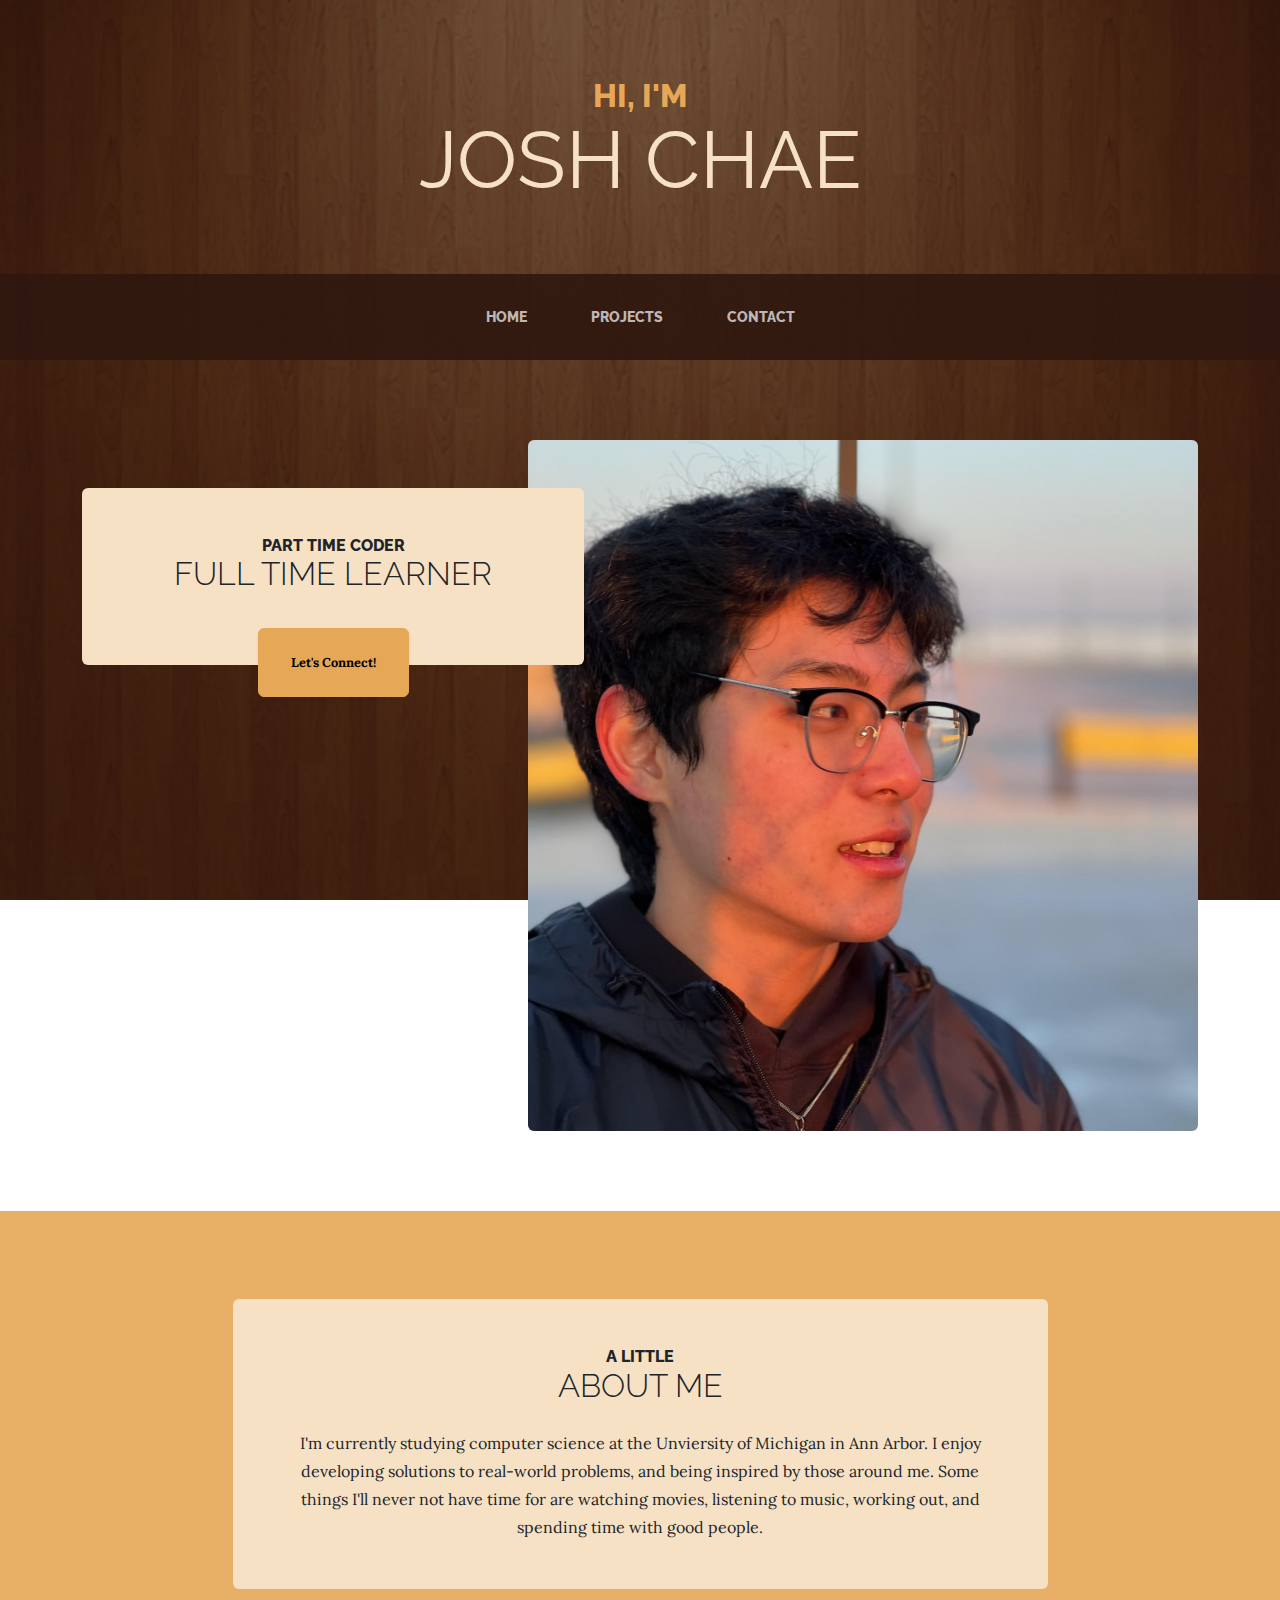
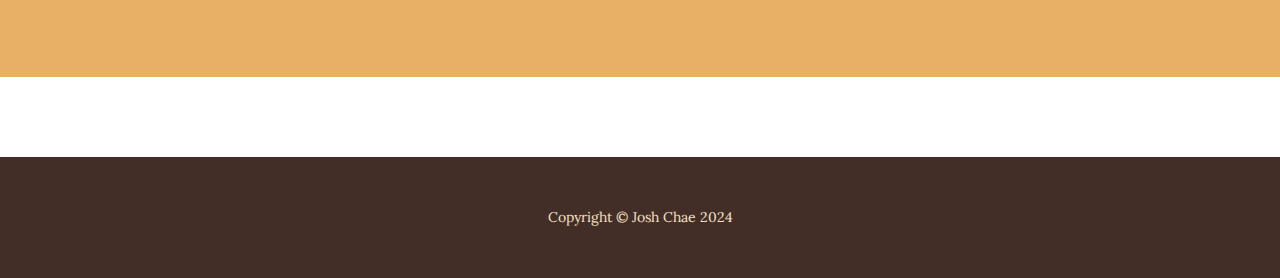
<file: index.html>
<!DOCTYPE html>
<html lang="en">
    <head>
        <meta charset="utf-8" />
        <meta name="viewport" content="width=device-width, initial-scale=1, shrink-to-fit=no" />
        <meta name="description" content="" />
        <meta name="author" content="" />
        <title>Business Casual - Start Bootstrap Theme</title>
        <link rel="icon" type="image/x-icon" href="assets/favicon.ico" />
        <!-- Google fonts-->
        <link href="https://fonts.googleapis.com/css?family=Raleway:100,100i,200,200i,300,300i,400,400i,500,500i,600,600i,700,700i,800,800i,900,900i" rel="stylesheet" />
        <link href="https://fonts.googleapis.com/css?family=Lora:400,400i,700,700i" rel="stylesheet" />
        <!-- Core theme CSS (includes Bootstrap)-->
        <link href="css/styles.css" rel="stylesheet" />
    </head>
    <body>
        <header>
            <h1 class="site-heading text-center text-faded d-none d-lg-block">
                <span class="site-heading-upper text-primary mb-3">Hi, I'm</span>
                <span class="site-heading-lower"><b>Josh Chae</b></span>
            </h1>
        </header>
        <!-- Navigation-->
        <nav class="navbar navbar-expand-lg navbar-dark py-lg-4" id="mainNav">
            <div class="container">
                <a class="navbar-brand text-uppercase fw-bold d-lg-none" href="index.html">Start Bootstrap</a>
                <button class="navbar-toggler" type="button" data-bs-toggle="collapse" data-bs-target="#navbarSupportedContent" aria-controls="navbarSupportedContent" aria-expanded="false" aria-label="Toggle navigation"><span class="navbar-toggler-icon"></span></button>
                <div class="collapse navbar-collapse" id="navbarSupportedContent">
                    <ul class="navbar-nav mx-auto">
                        <li class="nav-item px-lg-4"><a class="nav-link text-uppercase" href="index.html">Home</a></li>
                        <li class="nav-item px-lg-4"><a class="nav-link text-uppercase" href="products.html">Projects</a></li>
                        <li class="nav-item px-lg-4"><a class="nav-link text-uppercase" href="about.html">Contact</a></li>
                        <!--<li class="nav-item px-lg-4"><a class="nav-link text-uppercase" href="store.html">Store</a></li>-->
                    </ul>
                </div>
            </div>
        </nav>
        <section class="page-section clearfix">
            <div class="container">
                <div class="intro">
                    <img class="intro-img img-self mb-3 mb-lg-0 rounded" src="assets/img/chaej.png" alt="Josh Chae" />
                    
                    <div class="intro-text left-0 text-center bg-faded p-5 rounded">
                        <h2 class="section-heading mb-4">
                            <span class="section-heading-upper">Part Time Coder</span>
                            <span class="section-heading-lower">Full Time Learner</span>
                        </h2>
                        <p class="mb-3"></p>
                        <div class="intro-button mx-auto"><a class="btn btn-primary btn-xl" href="about.html">Let's Connect!</a></div>
                    </div>
                </div>
            </div>
        </section>
        <section class="page-section cta">
            <div class="container">
                <div class="row">
                    <div class="col-xl-9 mx-auto">
                        <div class="cta-inner bg-faded text-center rounded">
                            <h2 class="section-heading mb-4">
                                <span class="section-heading-upper">a little</span>
                                <span class="section-heading-lower">About Me</span>
                            </h2>
                            <p class="mb-0">I'm currently studying computer science at the Unviersity of Michigan in Ann Arbor. 
                                I enjoy developing solutions to real-world problems, and being inspired by those around me.
                                Some things I'll never not have time for are watching movies, listening to music, working out, and spending time with good people.
                            </p>
                        </div>
                    </div>
                </div>
            </div>
        </section>
        <footer class="footer text-faded text-center py-5">
            <div class="container"><p class="m-0 small">Copyright &copy; Josh Chae 2024</p></div>
        </footer>
        <!-- Bootstrap core JS-->
        <script src="https://cdn.jsdelivr.net/npm/bootstrap@5.2.3/dist/js/bootstrap.bundle.min.js"></script>
        <!-- Core theme JS-->
        <script src="js/scripts.js"></script>
    </body>
</html>
</file>
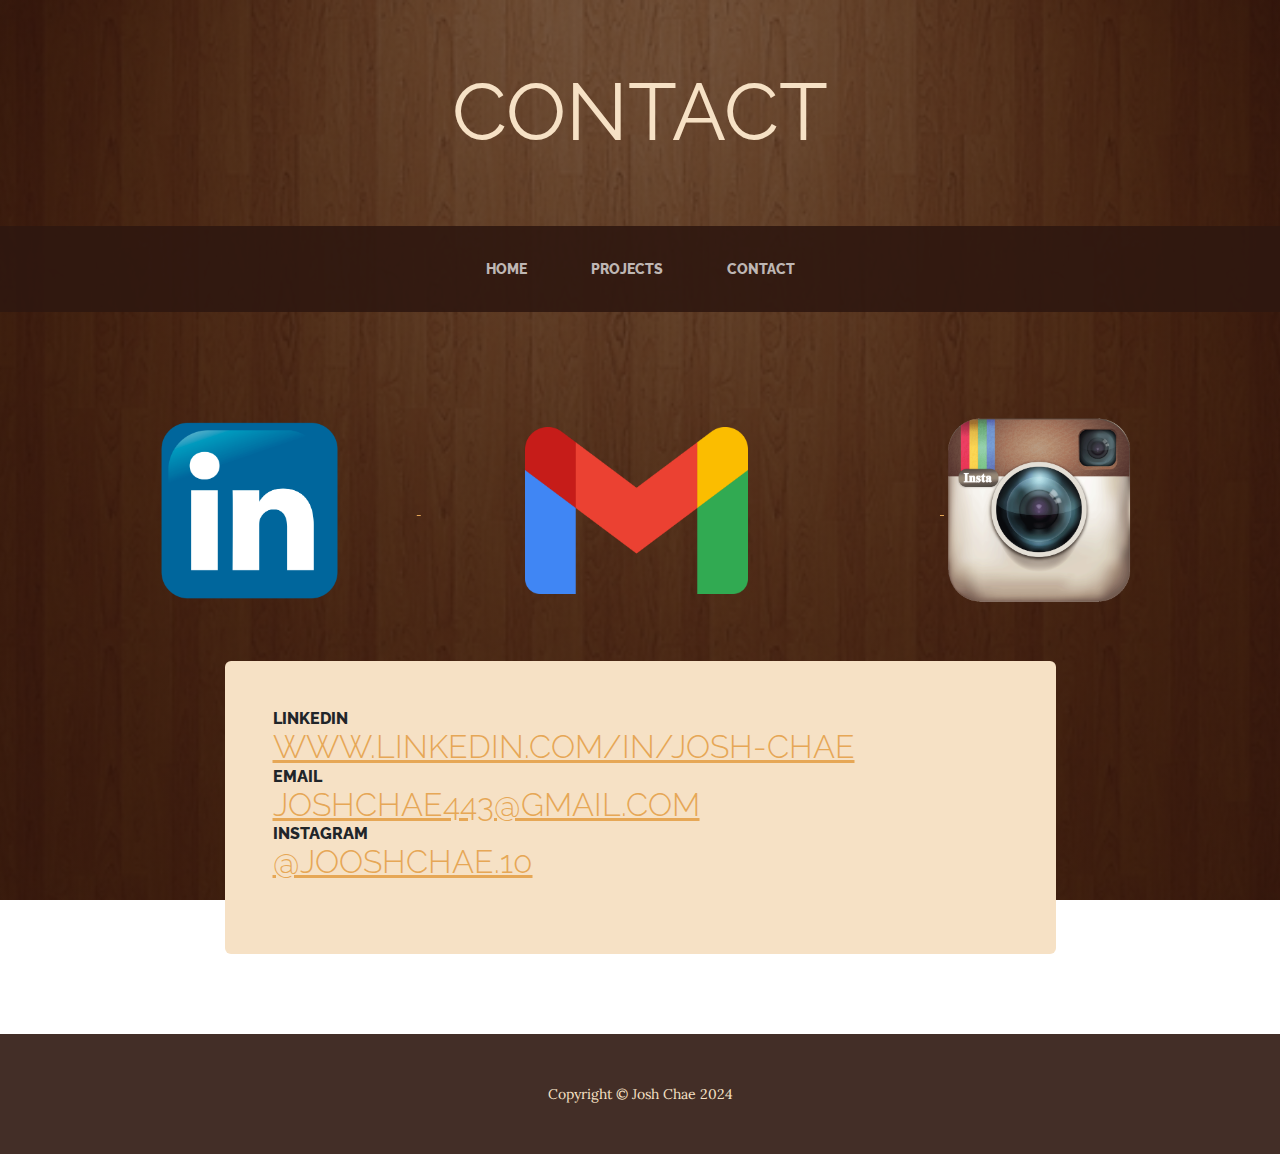
<file: about.html>
<!DOCTYPE html>
<html lang="en">
    <head>
        <meta charset="utf-8" />
        <meta name="viewport" content="width=device-width, initial-scale=1, shrink-to-fit=no" />
        <meta name="description" content="" />
        <meta name="author" content="" />
        <title>Business Casual - Start Bootstrap Theme</title>
        <link rel="icon" type="image/x-icon" href="assets/favicon.ico" />
        <!-- Google fonts-->
        <link href="https://fonts.googleapis.com/css?family=Raleway:100,100i,200,200i,300,300i,400,400i,500,500i,600,600i,700,700i,800,800i,900,900i" rel="stylesheet" />
        <link href="https://fonts.googleapis.com/css?family=Lora:400,400i,700,700i" rel="stylesheet" />
        <!-- Core theme CSS (includes Bootstrap)-->
        <link href="css/styles.css" rel="stylesheet" />
    </head>
    <body>
        <header>
            <h1 class="site-heading text-center text-faded d-none d-lg-block">
                <!-- <span class="site-heading-upper text-primary mb-3">Contact</span> -->
                <span class="site-heading-lower"><b>Contact</b></span>
            </h1>
        </header>
        <!-- Navigation-->
        <nav class="navbar navbar-expand-lg navbar-dark py-lg-4" id="mainNav">
            <div class="container">
                <a class="navbar-brand text-uppercase fw-bold d-lg-none" href="index.html">Start Bootstrap</a>
                <button class="navbar-toggler" type="button" data-bs-toggle="collapse" data-bs-target="#navbarSupportedContent" aria-controls="navbarSupportedContent" aria-expanded="false" aria-label="Toggle navigation"><span class="navbar-toggler-icon"></span></button>
                <div class="collapse navbar-collapse" id="navbarSupportedContent">
                    <ul class="navbar-nav mx-auto">
                        <li class="nav-item px-lg-4"><a class="nav-link text-uppercase" href="index.html">Home</a></li>
                        <li class="nav-item px-lg-4"><a class="nav-link text-uppercase" href="products.html">Projects</a></li>
                        <li class="nav-item px-lg-4"><a class="nav-link text-uppercase" href="about.html">Contact</a></li>
                        <!--<li class="nav-item px-lg-4"><a class="nav-link text-uppercase" href="store.html">Store</a></li>-->
                    </ul>
                </div>
            </div>
        </nav>
        <section class="page-section about-heading">
            <div class="container">
                <figure>
                    <a href = "https://www.linkedin.com/in/josh-chae" target = "_blank">
                        <img class="img-linked rounded about-heading-img mb-3 mb-lg-0" src="assets/img/linkedin.png" alt="linked-in" />
                    </a>
                    <a href = "mailto:joshchae443@gmail.com" target = "_blank">
                        <img class="img-mail rounded about-heading-img mb-3 mb-lg-0" src="assets/img/mail.png" alt="gmail" />
                    </a>
                    <a href = "https://www.instagram.com/jooshchae.10/" target = "_blank">
                        <img class="img-inst rounded about-heading-img mb-3 mb-lg-0" src="assets/img/insta.jpg" alt="instagram"/>
                    </a>
                    
                </figure>
                <div class="about-heading-content">
                    <div class="row">
                        <div class="col-xl-9 col-lg-10 mx-auto">
                            <div class="bg-faded rounded p-5">
                                <h2 class="section-heading mb-4">
                                    <span class="section-heading-upper">LinkedIn</span>
                                    <a href = "https://www.linkedin.com/in/josh-chae" target = "_blank">
                                        <span class="section-heading-lower">www.linkedin.com/in/josh-chae</span>
                                    </a>
                                    <span class="section-heading-upper">Email</span>
                                    <a href = "mailto:joshchae443@gmail.com" target = "_blank">
                                        <span class="section-heading-lower">joshchae443@gmail.com</span>
                                    </a>
                                    <span class="section-heading-upper">Instagram</span>
                                    <a href = "https://www.instagram.com/jooshchae.10/" target = "_blank">
                                        <span class="section-heading-lower">@jooshchae.10</span>
                                    </a>



                                </h2>
                                <!--
                                
                                <p>Founded in 1987 by the Hernandez brothers, our establishment has been serving up rich coffee sourced from artisan farmers in various regions of South and Central America. We are dedicated to travelling the world, finding the best coffee, and bringing back to you here in our cafe.</p>
                                <p class="mb-0">
                                    We guarantee that you will fall in
                                    <em>lust</em>
                                    with our decadent blends the moment you walk inside until you finish your last sip. Join us for your daily routine, an outing with friends, or simply just to enjoy some alone time.
                                </p>
                            -->
                            </div>
                        </div>
                    </div>
                </div>
            </div>
        </section>
        <footer class="footer text-faded text-center py-5">
            <div class="container"><p class="m-0 small">Copyright &copy; Josh Chae 2024</p></div>
        </footer>
        <!-- Bootstrap core JS-->
        <script src="https://cdn.jsdelivr.net/npm/bootstrap@5.2.3/dist/js/bootstrap.bundle.min.js"></script>
        <!-- Core theme JS-->
        <script src="js/scripts.js"></script>
    </body>
</html>
</file>
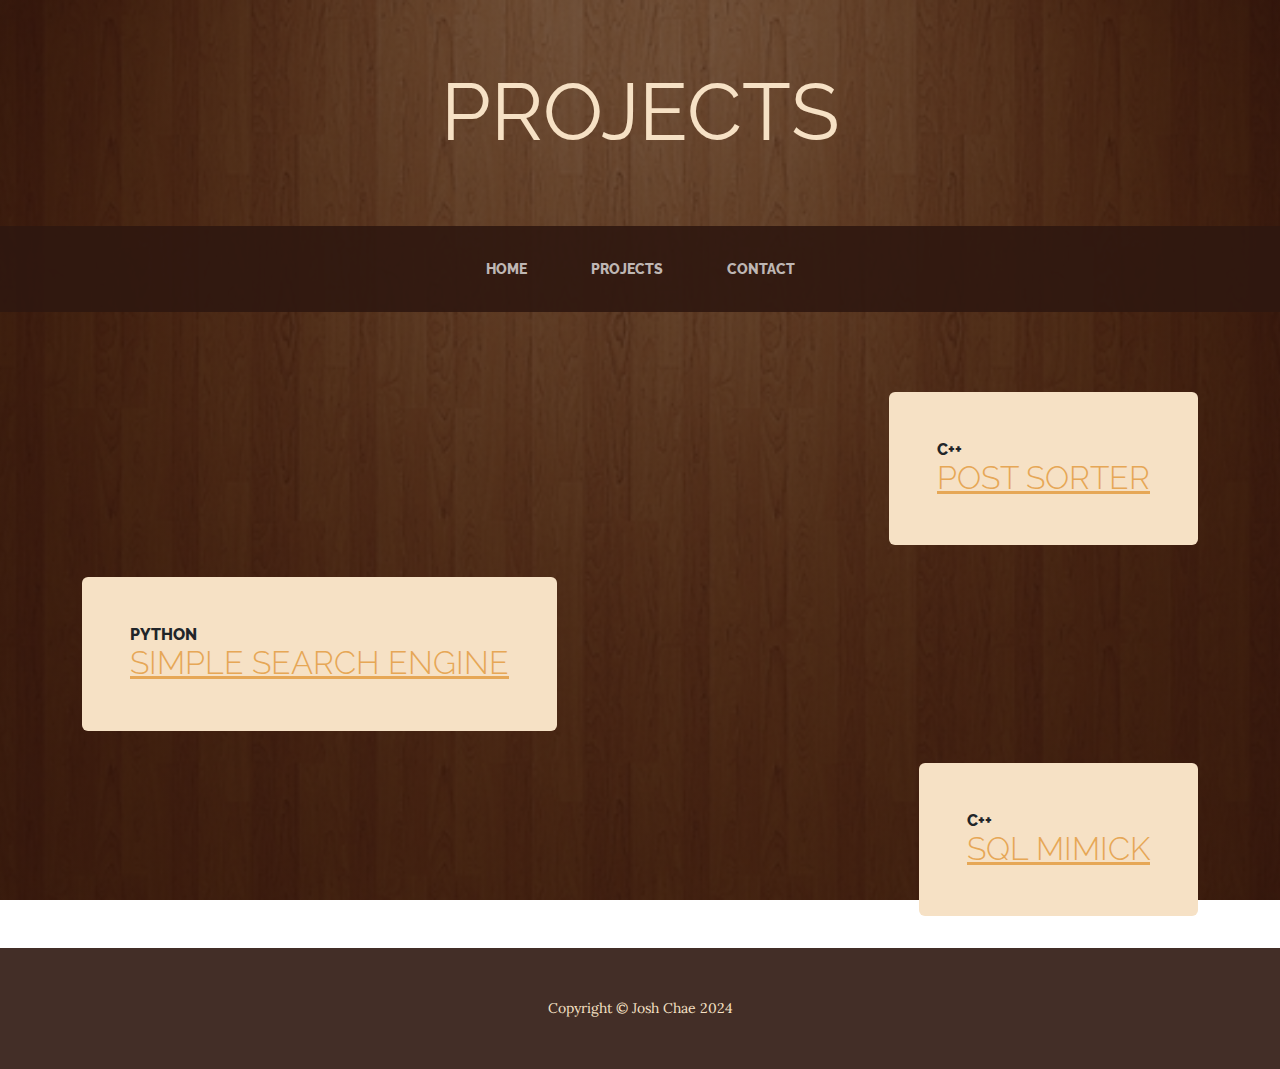
<file: products.html>
<!DOCTYPE html>
<html lang="en">
    <head>
        <meta charset="utf-8" />
        <meta name="viewport" content="width=device-width, initial-scale=1, shrink-to-fit=no" />
        <meta name="description" content="" />
        <meta name="author" content="" />
        <title>Business Casual - Start Bootstrap Theme</title>
        <link rel="icon" type="image/x-icon" href="assets/favicon.ico" />
        <!-- Google fonts-->
        <link href="https://fonts.googleapis.com/css?family=Raleway:100,100i,200,200i,300,300i,400,400i,500,500i,600,600i,700,700i,800,800i,900,900i" rel="stylesheet" />
        <link href="https://fonts.googleapis.com/css?family=Lora:400,400i,700,700i" rel="stylesheet" />
        <!-- Core theme CSS (includes Bootstrap)-->
        <link href="css/styles.css" rel="stylesheet" />
    </head>
    <body>
        <header>
            <h1 class="site-heading text-center text-faded d-none d-lg-block">
                <!--<span class="site-heading-upper text-primary mb-3">A Free Bootstrap Business Theme</span>-->
                <span class="site-heading-lower"><b>Projects</b></span>
            </h1>
        </header>
        <!-- Navigation-->
        <nav class="navbar navbar-expand-lg navbar-dark py-lg-4" id="mainNav">
            <div class="container">
                <a class="navbar-brand text-uppercase fw-bold d-lg-none" href="index.html">Start Bootstrap</a>
                <button class="navbar-toggler" type="button" data-bs-toggle="collapse" data-bs-target="#navbarSupportedContent" aria-controls="navbarSupportedContent" aria-expanded="false" aria-label="Toggle navigation"><span class="navbar-toggler-icon"></span></button>
                <div class="collapse navbar-collapse" id="navbarSupportedContent">
                    <ul class="navbar-nav mx-auto">
                        <li class="nav-item px-lg-4"><a class="nav-link text-uppercase" href="index.html">Home</a></li>
                        <li class="nav-item px-lg-4"><a class="nav-link text-uppercase" href="products.html">Projects</a></li>
                        <li class="nav-item px-lg-4"><a class="nav-link text-uppercase" href="about.html">Contact</a></li>
                        <!--<li class="nav-item px-lg-4"><a class="nav-link text-uppercase" href="store.html">Store</a></li>-->
                    </ul>
                </div>
            </div>
        </nav>
        <section class="page-section">
            <div class="container">
                <div class="product-item">
                    <div class="product-item-title d-flex">
                        <div class="bg-faded p-5 d-flex ms-auto rounded">
                            <h2 class="section-heading mb-0">
                                <span class="section-heading-upper">C++</span>
                                <a href = "https://github.com/chaejosh/PostSorter.git" target = "_blank">
                                    <span class="section-heading-lower">Post Sorter</span>
                                </a>
                            </h2>
                        </div>
                    </div>
                    <!--<img class="product-item-img mx-auto d-flex rounded img-fluid mb-3 mb-lg-0" src="assets/img/products-01.jpg" alt="Josh Chae" />
                -->
                    <!--
                    <div class="product-item-description d-flex me-auto">
                        <div class="bg-faded p-5 rounded"><p class="mb-0">We take pride in our work, and it shows. Every time you order a beverage from us, we guarantee that it will be an experience worth having. Whether it's our world famous Venezuelan Cappuccino, a refreshing iced herbal tea, or something as simple as a cup of speciality sourced black coffee, you will be coming back for more.</p></div>
                    </div>
                -->
                </div>
            </div>
        </section>
        <section class="page-section">
            <div class="container">
                <div class="product-item">
                    <div class="product-item-title d-flex">
                        <div class="bg-faded p-5 d-flex me-auto rounded">
                            <h2 class="section-heading mb-0">
                                <span class="section-heading-upper">Python</span>
                                <a href = "https://github.com/chaejosh/SimpleSearchEng.git" target = "_blank">
                                    <span class="section-heading-lower">Simple Search Engine</span>
                                </a>
                            </h2>
                        </div>
                    </div>
                    <!--
                    <img class="product-item-img mx-auto d-flex rounded img-fluid mb-3 mb-lg-0" src="assets/img/products-02.jpg" alt="Josh Chae" />
                -->
                    <!--
                    <div class="product-item-description d-flex ms-auto">
                        <div class="bg-faded p-5 rounded"><p class="mb-0">Our seasonal menu features delicious snacks, baked goods, and even full meals perfect for breakfast or lunchtime. We source our ingredients from local, oragnic farms whenever possible, alongside premium vendors for specialty goods.</p></div>
                    </div>
                -->
                </div>
            </div>
        </section>
        <section class="page-section">
            <div class="container">
                <div class="product-item">
                    <div class="product-item-title d-flex">
                        <div class="bg-faded p-5 d-flex ms-auto rounded">
                            <h2 class="section-heading mb-0">
                                <span class="section-heading-upper">C++</span>
                                <a href = "https://github.com/chaejosh/SQL_Mimick.git" target = "_blank">
                                    <span class="section-heading-lower">SQL Mimick</span>
                                </a>
                            </h2>
                        </div>
                    </div>
                    <!--
                    <img class="product-item-img mx-auto d-flex rounded img-fluid mb-3 mb-lg-0" src="assets/img/products-03.jpg" alt="Josh Chae" />
                -->
                    <!--
                    <div class="product-item-description d-flex me-auto">
                        <div class="bg-faded p-5 rounded"><p class="mb-0">Travelling the world for the very best quality coffee is something take pride in. When you visit us, you'll always find new blends from around the world, mainly from regions in Central and South America. We sell our blends in smaller to large bulk quantities. Please visit us in person for more details.</p></div>
                    </div>
                -->
                </div>
            </div>
        </section>
        <footer class="footer text-faded text-center py-5">
            <div class="container"><p class="m-0 small">Copyright &copy; Josh Chae 2024</p></div>
        </footer>
        <!-- Bootstrap core JS-->
        <script src="https://cdn.jsdelivr.net/npm/bootstrap@5.2.3/dist/js/bootstrap.bundle.min.js"></script>
        <!-- Core theme JS-->
        <script src="js/scripts.js"></script>
    </body>
</html>
</file>
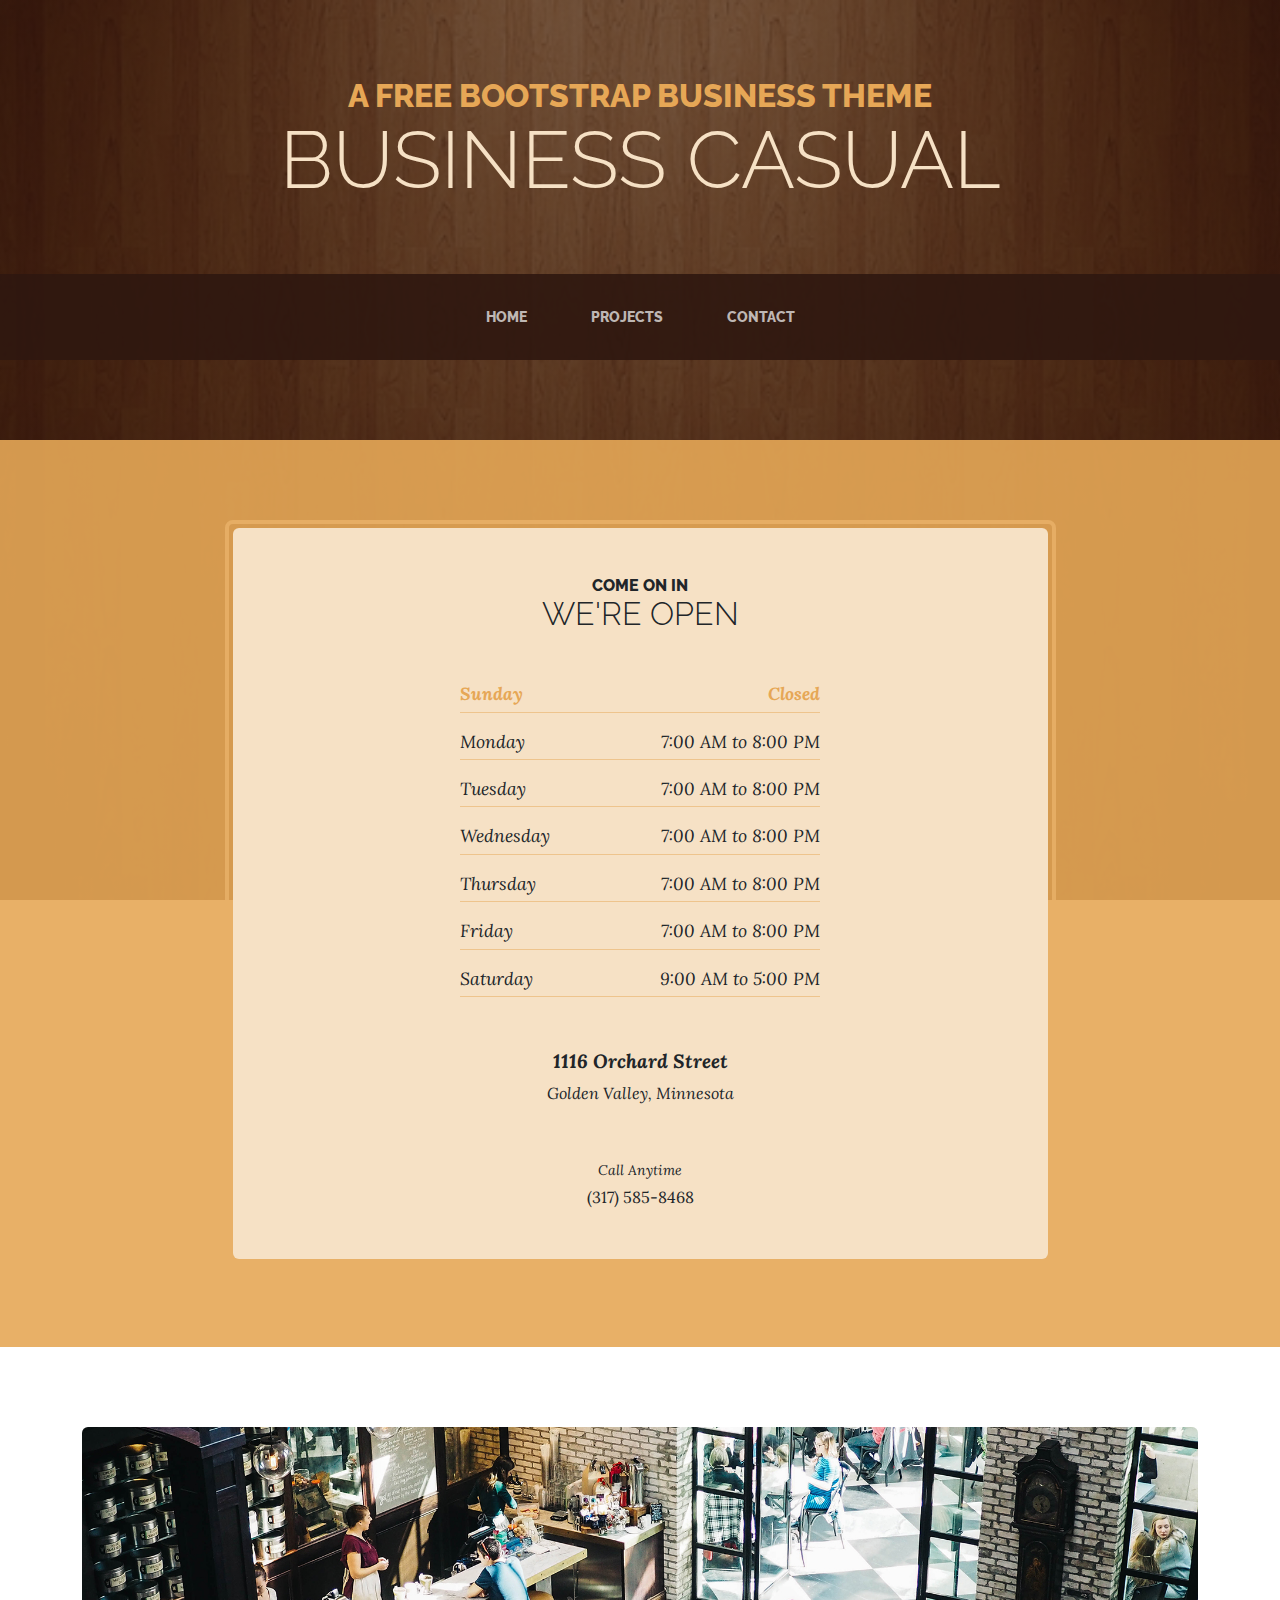
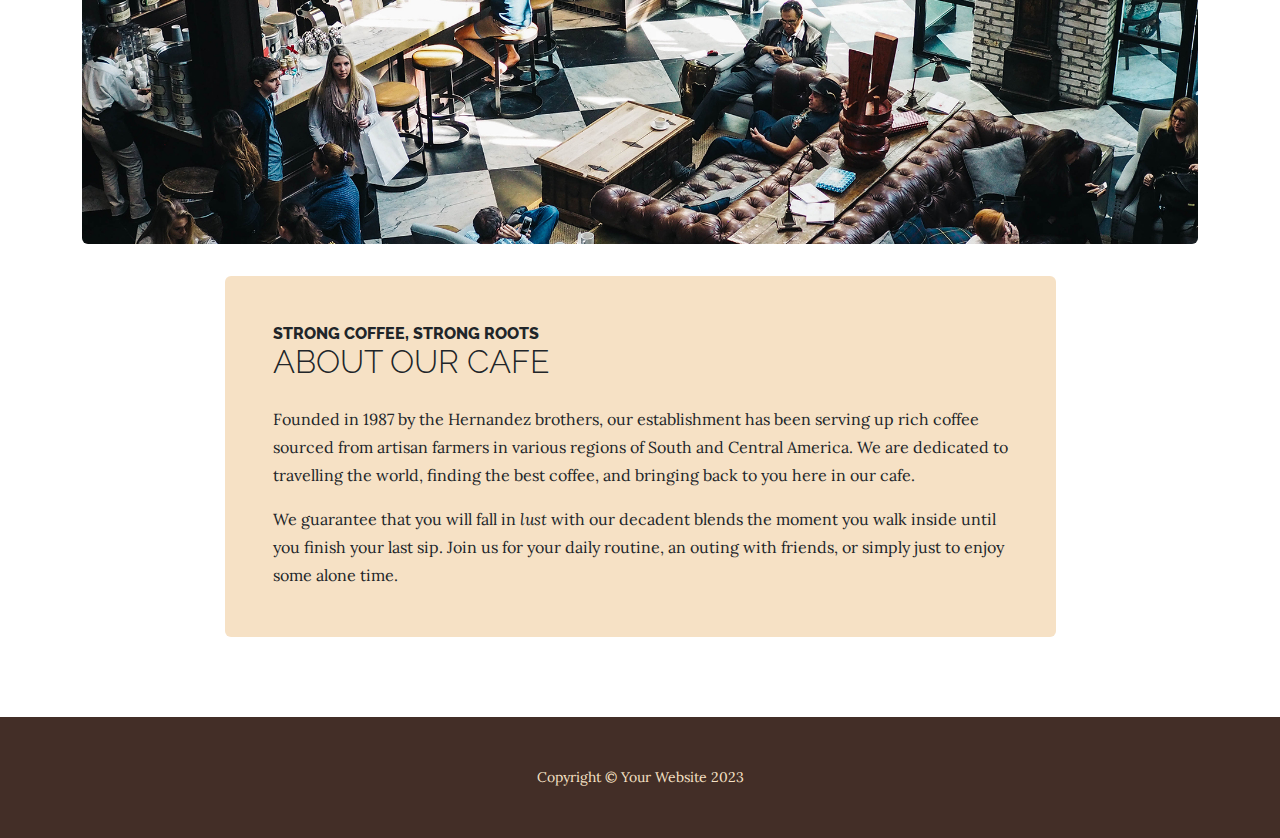
<file: store.html>
<!DOCTYPE html>
<html lang="en">
    <head>
        <meta charset="utf-8" />
        <meta name="viewport" content="width=device-width, initial-scale=1, shrink-to-fit=no" />
        <meta name="description" content="" />
        <meta name="author" content="" />
        <title>Business Casual - Start Bootstrap Theme</title>
        <link rel="icon" type="image/x-icon" href="assets/favicon.ico" />
        <!-- Google fonts-->
        <link href="https://fonts.googleapis.com/css?family=Raleway:100,100i,200,200i,300,300i,400,400i,500,500i,600,600i,700,700i,800,800i,900,900i" rel="stylesheet" />
        <link href="https://fonts.googleapis.com/css?family=Lora:400,400i,700,700i" rel="stylesheet" />
        <!-- Core theme CSS (includes Bootstrap)-->
        <link href="css/styles.css" rel="stylesheet" />
    </head>
    <body>
        <header>
            <h1 class="site-heading text-center text-faded d-none d-lg-block">
                <span class="site-heading-upper text-primary mb-3">A Free Bootstrap Business Theme</span>
                <span class="site-heading-lower">Business Casual</span>
            </h1>
        </header>
        <!-- Navigation-->
        <nav class="navbar navbar-expand-lg navbar-dark py-lg-4" id="mainNav">
            <div class="container">
                <a class="navbar-brand text-uppercase fw-bold d-lg-none" href="index.html">Start Bootstrap</a>
                <button class="navbar-toggler" type="button" data-bs-toggle="collapse" data-bs-target="#navbarSupportedContent" aria-controls="navbarSupportedContent" aria-expanded="false" aria-label="Toggle navigation"><span class="navbar-toggler-icon"></span></button>
                <div class="collapse navbar-collapse" id="navbarSupportedContent">
                    <ul class="navbar-nav mx-auto">
                        <li class="nav-item px-lg-4"><a class="nav-link text-uppercase" href="index.html">Home</a></li>
                        <li class="nav-item px-lg-4"><a class="nav-link text-uppercase" href="products.html">Projects</a></li>
                        <li class="nav-item px-lg-4"><a class="nav-link text-uppercase" href="about.html">Contact</a></li>
                        <!--<li class="nav-item px-lg-4"><a class="nav-link text-uppercase" href="store.html">Store</a></li>-->
                    </ul>
                </div>
            </div>
        </nav>
        <section class="page-section cta">
            <div class="container">
                <div class="row">
                    <div class="col-xl-9 mx-auto">
                        <div class="cta-inner bg-faded text-center rounded">
                            <h2 class="section-heading mb-5">
                                <span class="section-heading-upper">Come On In</span>
                                <span class="section-heading-lower">We're Open</span>
                            </h2>
                            <ul class="list-unstyled list-hours mb-5 text-left mx-auto">
                                <li class="list-unstyled-item list-hours-item d-flex">
                                    Sunday
                                    <span class="ms-auto">Closed</span>
                                </li>
                                <li class="list-unstyled-item list-hours-item d-flex">
                                    Monday
                                    <span class="ms-auto">7:00 AM to 8:00 PM</span>
                                </li>
                                <li class="list-unstyled-item list-hours-item d-flex">
                                    Tuesday
                                    <span class="ms-auto">7:00 AM to 8:00 PM</span>
                                </li>
                                <li class="list-unstyled-item list-hours-item d-flex">
                                    Wednesday
                                    <span class="ms-auto">7:00 AM to 8:00 PM</span>
                                </li>
                                <li class="list-unstyled-item list-hours-item d-flex">
                                    Thursday
                                    <span class="ms-auto">7:00 AM to 8:00 PM</span>
                                </li>
                                <li class="list-unstyled-item list-hours-item d-flex">
                                    Friday
                                    <span class="ms-auto">7:00 AM to 8:00 PM</span>
                                </li>
                                <li class="list-unstyled-item list-hours-item d-flex">
                                    Saturday
                                    <span class="ms-auto">9:00 AM to 5:00 PM</span>
                                </li>
                            </ul>
                            <p class="address mb-5">
                                <em>
                                    <strong>1116 Orchard Street</strong>
                                    <br />
                                    Golden Valley, Minnesota
                                </em>
                            </p>
                            <p class="mb-0">
                                <small><em>Call Anytime</em></small>
                                <br />
                                (317) 585-8468
                            </p>
                        </div>
                    </div>
                </div>
            </div>
        </section>
        <section class="page-section about-heading">
            <div class="container">
                <img class="img-fluid rounded about-heading-img mb-3 mb-lg-0" src="assets/img/about.jpg" alt="..." />
                <div class="about-heading-content">
                    <div class="row">
                        <div class="col-xl-9 col-lg-10 mx-auto">
                            <div class="bg-faded rounded p-5">
                                <h2 class="section-heading mb-4">
                                    <span class="section-heading-upper">Strong Coffee, Strong Roots</span>
                                    <span class="section-heading-lower">About Our Cafe</span>
                                </h2>
                                <p>Founded in 1987 by the Hernandez brothers, our establishment has been serving up rich coffee sourced from artisan farmers in various regions of South and Central America. We are dedicated to travelling the world, finding the best coffee, and bringing back to you here in our cafe.</p>
                                <p class="mb-0">
                                    We guarantee that you will fall in
                                    <em>lust</em>
                                    with our decadent blends the moment you walk inside until you finish your last sip. Join us for your daily routine, an outing with friends, or simply just to enjoy some alone time.
                                </p>
                            </div>
                        </div>
                    </div>
                </div>
            </div>
        </section>
        <footer class="footer text-faded text-center py-5">
            <div class="container"><p class="m-0 small">Copyright &copy; Your Website 2023</p></div>
        </footer>
        <!-- Bootstrap core JS-->
        <script src="https://cdn.jsdelivr.net/npm/bootstrap@5.2.3/dist/js/bootstrap.bundle.min.js"></script>
        <!-- Core theme JS-->
        <script src="js/scripts.js"></script>
    </body>
</html>
</file>
